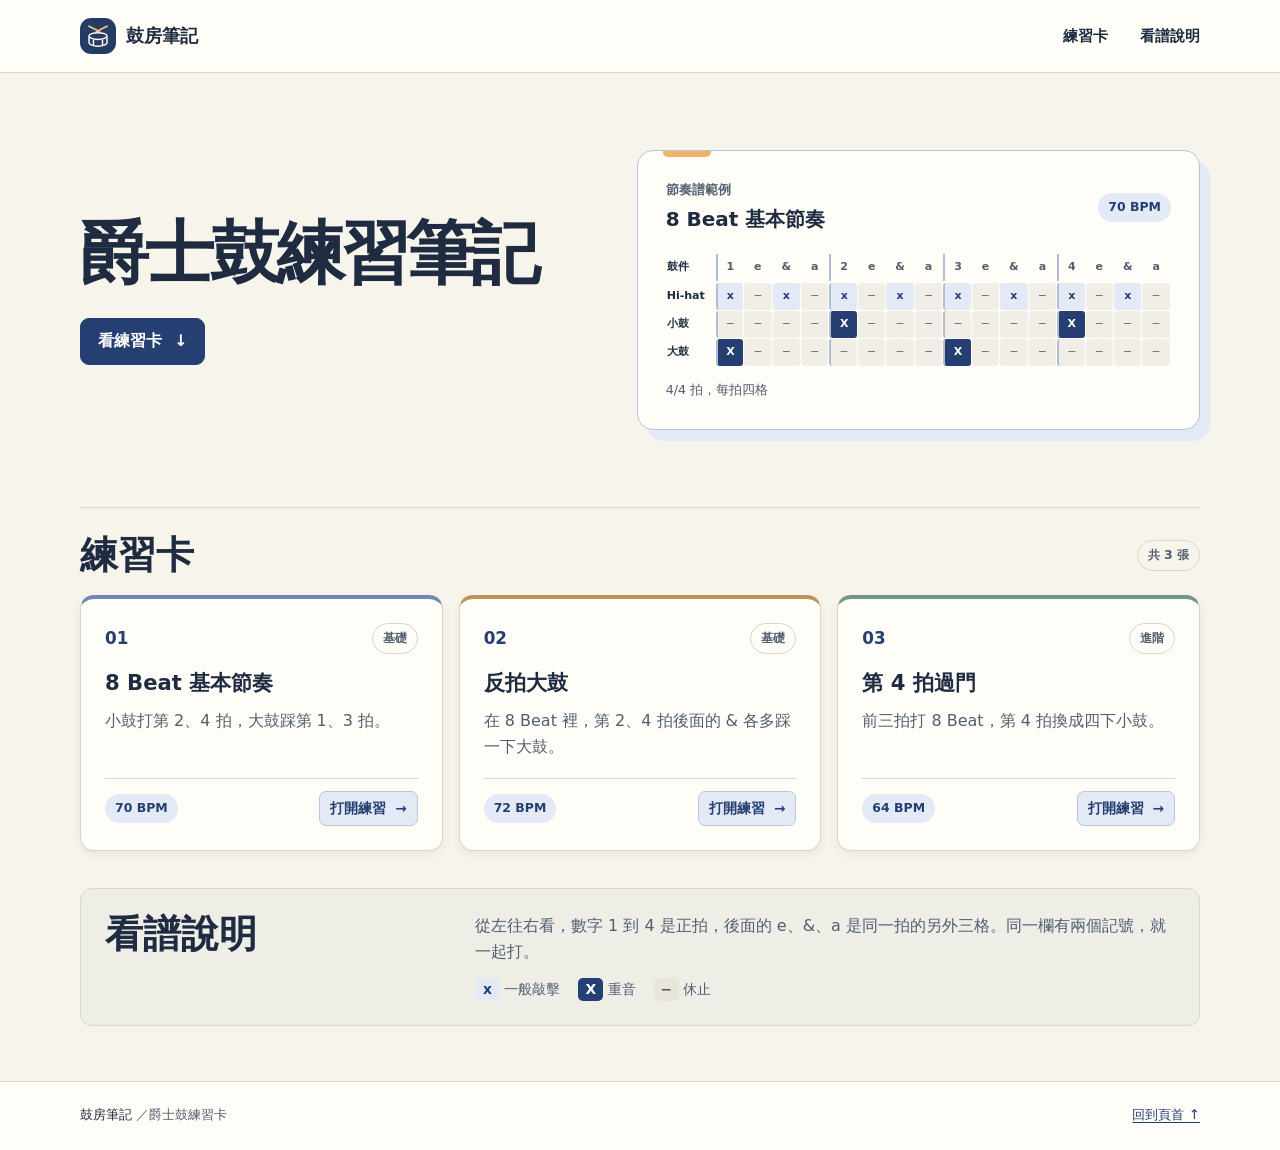
<file: docs/index.html>
<!doctype html>
<html lang="zh-Hant">
<head>
  <meta charset="utf-8">
  <meta name="viewport" content="width=device-width, initial-scale=1">
  <meta name="description" content="看爵士鼓節奏譜、試聽並調整練習速度。">
  <title>爵士鼓練習筆記 · 鼓房筆記</title>
  <link rel="stylesheet" href="./assets/site.css">
  <link rel="icon" href="./assets/drum.svg" type="image/svg+xml">
  
</head>
<body>
  <a class="skip" href="#main">跳到主要內容</a>
  <header class="site-header">
    <div class="wrap masthead">
      <a class="wordmark" href="./">
        <img src="./assets/drum.svg" width="36" height="36" alt="">
        <span>鼓房筆記</span>
      </a>
      <nav aria-label="主要導覽">
        <a href="./#cards">練習卡</a>
        <a href="./#notation">看譜說明</a>
      </nav>
    </div>
  </header>
  <main id="main" class="wrap">
    <section class="hero" aria-labelledby="hero-title">
  <div class="hero-copy">
    <h1 id="hero-title">爵士鼓練習筆記</h1>
    <a class="button" href="#cards">看練習卡 <span aria-hidden="true">↓</span></a>
  </div>
  <figure class="hero-sheet">
    <div class="sheet-head">
      <div><p class="meta-label">節奏譜範例</p><strong>8 Beat 基本節奏</strong></div>
      <span class="tempo-tag">70 BPM</span>
    </div>
    <div class="score-scroll compact" tabindex="0" role="region" aria-label="示範節奏譜"><table class="score"><caption class="sr-only">8 Beat 基本節奏的一小節節奏譜</caption><thead><tr><th scope="col">鼓件</th><th scope="col" data-step="0" class="count beat-start">1</th><th scope="col" data-step="1" class="count">e</th><th scope="col" data-step="2" class="count">&amp;</th><th scope="col" data-step="3" class="count">a</th><th scope="col" data-step="4" class="count beat-start">2</th><th scope="col" data-step="5" class="count">e</th><th scope="col" data-step="6" class="count">&amp;</th><th scope="col" data-step="7" class="count">a</th><th scope="col" data-step="8" class="count beat-start">3</th><th scope="col" data-step="9" class="count">e</th><th scope="col" data-step="10" class="count">&amp;</th><th scope="col" data-step="11" class="count">a</th><th scope="col" data-step="12" class="count beat-start">4</th><th scope="col" data-step="13" class="count">e</th><th scope="col" data-step="14" class="count">&amp;</th><th scope="col" data-step="15" class="count">a</th></tr></thead><tbody><tr data-instrument="hat"><th scope="row">Hi-hat</th><td class="hit beat-start" data-step="0" data-hit="x"><span aria-hidden="true">x</span><span class="sr-only">敲擊</span></td><td class="rest" data-step="1" data-hit="-"><span aria-hidden="true">−</span><span class="sr-only">休止</span></td><td class="hit" data-step="2" data-hit="x"><span aria-hidden="true">x</span><span class="sr-only">敲擊</span></td><td class="rest" data-step="3" data-hit="-"><span aria-hidden="true">−</span><span class="sr-only">休止</span></td><td class="hit beat-start" data-step="4" data-hit="x"><span aria-hidden="true">x</span><span class="sr-only">敲擊</span></td><td class="rest" data-step="5" data-hit="-"><span aria-hidden="true">−</span><span class="sr-only">休止</span></td><td class="hit" data-step="6" data-hit="x"><span aria-hidden="true">x</span><span class="sr-only">敲擊</span></td><td class="rest" data-step="7" data-hit="-"><span aria-hidden="true">−</span><span class="sr-only">休止</span></td><td class="hit beat-start" data-step="8" data-hit="x"><span aria-hidden="true">x</span><span class="sr-only">敲擊</span></td><td class="rest" data-step="9" data-hit="-"><span aria-hidden="true">−</span><span class="sr-only">休止</span></td><td class="hit" data-step="10" data-hit="x"><span aria-hidden="true">x</span><span class="sr-only">敲擊</span></td><td class="rest" data-step="11" data-hit="-"><span aria-hidden="true">−</span><span class="sr-only">休止</span></td><td class="hit beat-start" data-step="12" data-hit="x"><span aria-hidden="true">x</span><span class="sr-only">敲擊</span></td><td class="rest" data-step="13" data-hit="-"><span aria-hidden="true">−</span><span class="sr-only">休止</span></td><td class="hit" data-step="14" data-hit="x"><span aria-hidden="true">x</span><span class="sr-only">敲擊</span></td><td class="rest" data-step="15" data-hit="-"><span aria-hidden="true">−</span><span class="sr-only">休止</span></td></tr><tr data-instrument="snare"><th scope="row">小鼓</th><td class="rest beat-start" data-step="0" data-hit="-"><span aria-hidden="true">−</span><span class="sr-only">休止</span></td><td class="rest" data-step="1" data-hit="-"><span aria-hidden="true">−</span><span class="sr-only">休止</span></td><td class="rest" data-step="2" data-hit="-"><span aria-hidden="true">−</span><span class="sr-only">休止</span></td><td class="rest" data-step="3" data-hit="-"><span aria-hidden="true">−</span><span class="sr-only">休止</span></td><td class="accent beat-start" data-step="4" data-hit="X"><span aria-hidden="true">X</span><span class="sr-only">重音</span></td><td class="rest" data-step="5" data-hit="-"><span aria-hidden="true">−</span><span class="sr-only">休止</span></td><td class="rest" data-step="6" data-hit="-"><span aria-hidden="true">−</span><span class="sr-only">休止</span></td><td class="rest" data-step="7" data-hit="-"><span aria-hidden="true">−</span><span class="sr-only">休止</span></td><td class="rest beat-start" data-step="8" data-hit="-"><span aria-hidden="true">−</span><span class="sr-only">休止</span></td><td class="rest" data-step="9" data-hit="-"><span aria-hidden="true">−</span><span class="sr-only">休止</span></td><td class="rest" data-step="10" data-hit="-"><span aria-hidden="true">−</span><span class="sr-only">休止</span></td><td class="rest" data-step="11" data-hit="-"><span aria-hidden="true">−</span><span class="sr-only">休止</span></td><td class="accent beat-start" data-step="12" data-hit="X"><span aria-hidden="true">X</span><span class="sr-only">重音</span></td><td class="rest" data-step="13" data-hit="-"><span aria-hidden="true">−</span><span class="sr-only">休止</span></td><td class="rest" data-step="14" data-hit="-"><span aria-hidden="true">−</span><span class="sr-only">休止</span></td><td class="rest" data-step="15" data-hit="-"><span aria-hidden="true">−</span><span class="sr-only">休止</span></td></tr><tr data-instrument="kick"><th scope="row">大鼓</th><td class="accent beat-start" data-step="0" data-hit="X"><span aria-hidden="true">X</span><span class="sr-only">重音</span></td><td class="rest" data-step="1" data-hit="-"><span aria-hidden="true">−</span><span class="sr-only">休止</span></td><td class="rest" data-step="2" data-hit="-"><span aria-hidden="true">−</span><span class="sr-only">休止</span></td><td class="rest" data-step="3" data-hit="-"><span aria-hidden="true">−</span><span class="sr-only">休止</span></td><td class="rest beat-start" data-step="4" data-hit="-"><span aria-hidden="true">−</span><span class="sr-only">休止</span></td><td class="rest" data-step="5" data-hit="-"><span aria-hidden="true">−</span><span class="sr-only">休止</span></td><td class="rest" data-step="6" data-hit="-"><span aria-hidden="true">−</span><span class="sr-only">休止</span></td><td class="rest" data-step="7" data-hit="-"><span aria-hidden="true">−</span><span class="sr-only">休止</span></td><td class="accent beat-start" data-step="8" data-hit="X"><span aria-hidden="true">X</span><span class="sr-only">重音</span></td><td class="rest" data-step="9" data-hit="-"><span aria-hidden="true">−</span><span class="sr-only">休止</span></td><td class="rest" data-step="10" data-hit="-"><span aria-hidden="true">−</span><span class="sr-only">休止</span></td><td class="rest" data-step="11" data-hit="-"><span aria-hidden="true">−</span><span class="sr-only">休止</span></td><td class="rest beat-start" data-step="12" data-hit="-"><span aria-hidden="true">−</span><span class="sr-only">休止</span></td><td class="rest" data-step="13" data-hit="-"><span aria-hidden="true">−</span><span class="sr-only">休止</span></td><td class="rest" data-step="14" data-hit="-"><span aria-hidden="true">−</span><span class="sr-only">休止</span></td><td class="rest" data-step="15" data-hit="-"><span aria-hidden="true">−</span><span class="sr-only">休止</span></td></tr></tbody></table></div>
    <figcaption>4/4 拍，每拍四格</figcaption>
  </figure>
</section>
<section id="cards" class="catalog" aria-labelledby="cards-title">
  <div class="section-head">
    <h2 id="cards-title">練習卡</h2>
    <span class="count-label">共 3 張</span>
  </div>
  <div class="card-grid"><article class="practice-card">
  <a class="card-link" href="practice/eighth-note-groove/" aria-labelledby="card-title-eighth-note-groove">
    <div class="card-meta"><span class="card-number">01</span><span class="level">基礎</span></div>
    <h3 id="card-title-eighth-note-groove">8 Beat 基本節奏</h3>
    <p>小鼓打第 2、4 拍，大鼓踩第 1、3 拍。</p>
    <div class="card-bottom">
      <span class="tempo-tag">70 BPM</span>
      <span class="card-action" aria-hidden="true">打開練習 <span>→</span></span>
    </div>
  </a>
</article>
<article class="practice-card">
  <a class="card-link" href="practice/offbeat-kick/" aria-labelledby="card-title-offbeat-kick">
    <div class="card-meta"><span class="card-number">02</span><span class="level">基礎</span></div>
    <h3 id="card-title-offbeat-kick">反拍大鼓</h3>
    <p>在 8 Beat 裡，第 2、4 拍後面的 &amp; 各多踩一下大鼓。</p>
    <div class="card-bottom">
      <span class="tempo-tag">72 BPM</span>
      <span class="card-action" aria-hidden="true">打開練習 <span>→</span></span>
    </div>
  </a>
</article>
<article class="practice-card">
  <a class="card-link" href="practice/fourth-beat-fill/" aria-labelledby="card-title-fourth-beat-fill">
    <div class="card-meta"><span class="card-number">03</span><span class="level">進階</span></div>
    <h3 id="card-title-fourth-beat-fill">第 4 拍過門</h3>
    <p>前三拍打 8 Beat，第 4 拍換成四下小鼓。</p>
    <div class="card-bottom">
      <span class="tempo-tag">64 BPM</span>
      <span class="card-action" aria-hidden="true">打開練習 <span>→</span></span>
    </div>
  </a>
</article></div>
</section>
<section id="notation" class="notation" aria-labelledby="notation-title">
  <h2 id="notation-title">看譜說明</h2>
  <div>
    <p>從左往右看，數字 1 到 4 是正拍，後面的 e、&amp;、a 是同一拍的另外三格。同一欄有兩個記號，就一起打。</p>
    <ul class="legend">
      <li><b class="mark">x</b> 一般敲擊</li>
      <li><b class="mark accent-mark">X</b> 重音</li>
      <li><b class="mark quiet">−</b> 休止</li>
    </ul>
  </div>
</section>

  </main>
  <footer class="site-footer">
    <div class="wrap footer-inner">
      <span>鼓房筆記 <span class="muted">／爵士鼓練習卡</span></span>
      <a href="#main">回到頁首 ↑</a>
    </div>
  </footer>
</body>
</html>
</file>
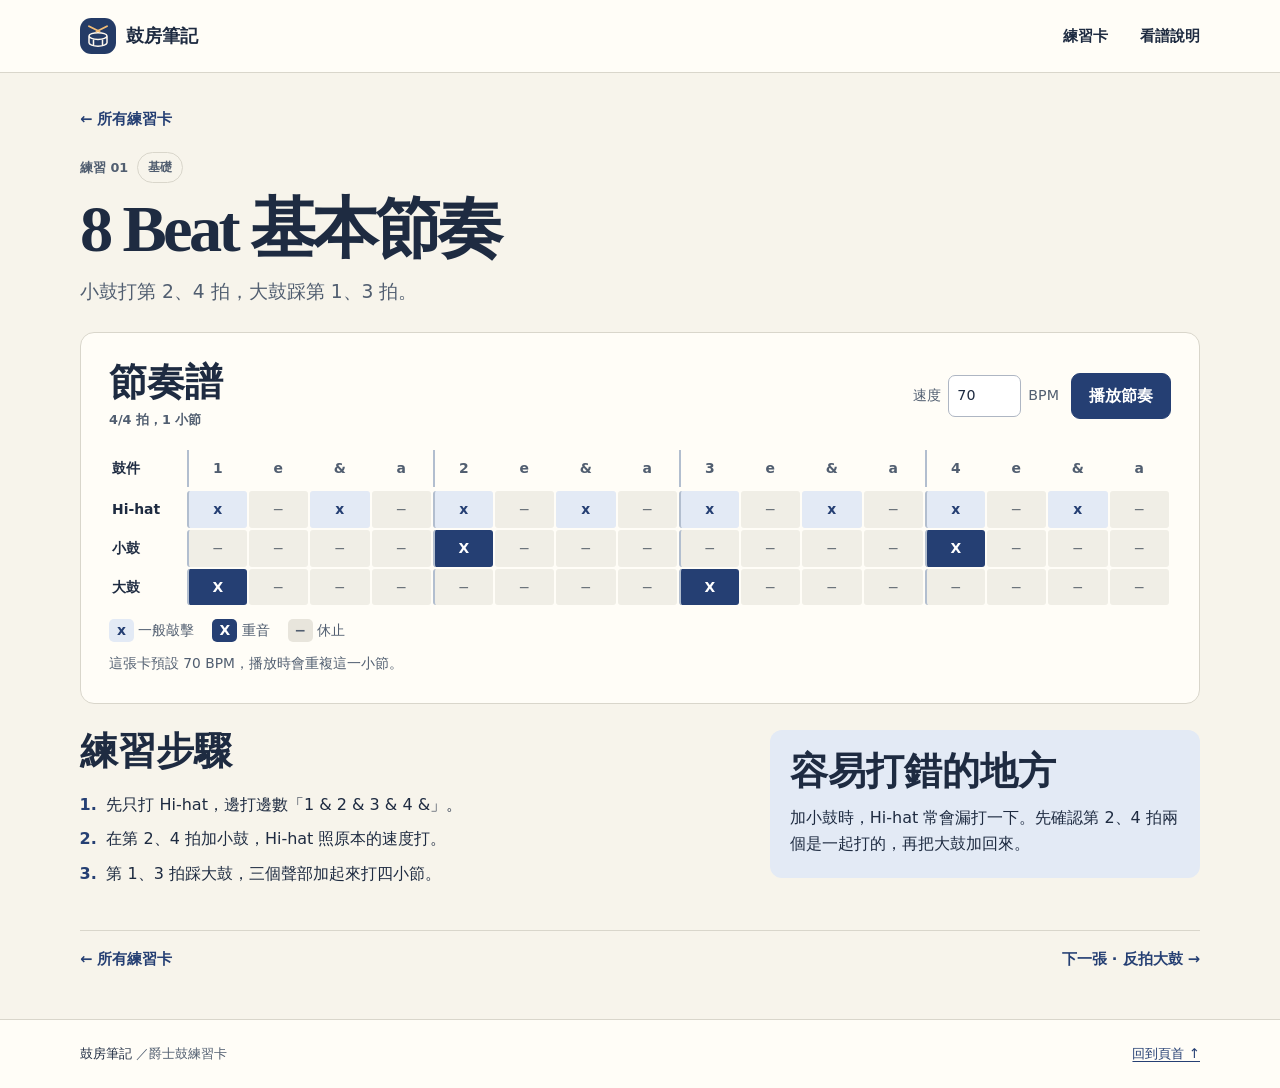
<file: docs/practice/eighth-note-groove/index.html>
<!doctype html>
<html lang="zh-Hant">
<head>
  <meta charset="utf-8">
  <meta name="viewport" content="width=device-width, initial-scale=1">
  <meta name="description" content="小鼓打第 2、4 拍，大鼓踩第 1、3 拍。">
  <title>8 Beat 基本節奏 · 鼓房筆記</title>
  <link rel="stylesheet" href="../../assets/site.css">
  <link rel="icon" href="../../assets/drum.svg" type="image/svg+xml">
  <script defer src="../../assets/player.js"></script>
</head>
<body>
  <a class="skip" href="#main">跳到主要內容</a>
  <header class="site-header">
    <div class="wrap masthead">
      <a class="wordmark" href="../../">
        <img src="../../assets/drum.svg" width="36" height="36" alt="">
        <span>鼓房筆記</span>
      </a>
      <nav aria-label="主要導覽">
        <a href="../../#cards">練習卡</a>
        <a href="../../#notation">看譜說明</a>
      </nav>
    </div>
  </header>
  <main id="main" class="wrap">
    <header class="practice-intro">
  <a class="back" href="../../#cards">← 所有練習卡</a>
  <p class="practice-meta"><span class="meta-label">練習 01</span><span class="level">基礎</span></p>
  <h1>8 Beat 基本節奏</h1>
  <p class="lead">小鼓打第 2、4 拍，大鼓踩第 1、3 拍。</p>
</header>
<section class="practice-panel" aria-labelledby="score-title">
  <div class="score-heading">
    <div><h2 id="score-title">節奏譜</h2><p class="meta-label">4/4 拍，1 小節</p></div>
    <div class="player-controls" data-player>
      <label class="tempo-control" for="tempo">速度 <input id="tempo" type="number" min="40" max="180" step="1" value="70" inputmode="numeric" required> BPM</label>
      <button class="button" type="button" id="play-pattern" aria-pressed="false">播放節奏</button>
    </div>
  </div>
  <div class="score-scroll" tabindex="0" role="region" aria-label="可水平捲動的節奏譜"><table class="score"><caption class="sr-only">8 Beat 基本節奏的一小節節奏譜</caption><thead><tr><th scope="col">鼓件</th><th scope="col" data-step="0" class="count beat-start">1</th><th scope="col" data-step="1" class="count">e</th><th scope="col" data-step="2" class="count">&amp;</th><th scope="col" data-step="3" class="count">a</th><th scope="col" data-step="4" class="count beat-start">2</th><th scope="col" data-step="5" class="count">e</th><th scope="col" data-step="6" class="count">&amp;</th><th scope="col" data-step="7" class="count">a</th><th scope="col" data-step="8" class="count beat-start">3</th><th scope="col" data-step="9" class="count">e</th><th scope="col" data-step="10" class="count">&amp;</th><th scope="col" data-step="11" class="count">a</th><th scope="col" data-step="12" class="count beat-start">4</th><th scope="col" data-step="13" class="count">e</th><th scope="col" data-step="14" class="count">&amp;</th><th scope="col" data-step="15" class="count">a</th></tr></thead><tbody><tr data-instrument="hat"><th scope="row">Hi-hat</th><td class="hit beat-start" data-step="0" data-hit="x"><span aria-hidden="true">x</span><span class="sr-only">敲擊</span></td><td class="rest" data-step="1" data-hit="-"><span aria-hidden="true">−</span><span class="sr-only">休止</span></td><td class="hit" data-step="2" data-hit="x"><span aria-hidden="true">x</span><span class="sr-only">敲擊</span></td><td class="rest" data-step="3" data-hit="-"><span aria-hidden="true">−</span><span class="sr-only">休止</span></td><td class="hit beat-start" data-step="4" data-hit="x"><span aria-hidden="true">x</span><span class="sr-only">敲擊</span></td><td class="rest" data-step="5" data-hit="-"><span aria-hidden="true">−</span><span class="sr-only">休止</span></td><td class="hit" data-step="6" data-hit="x"><span aria-hidden="true">x</span><span class="sr-only">敲擊</span></td><td class="rest" data-step="7" data-hit="-"><span aria-hidden="true">−</span><span class="sr-only">休止</span></td><td class="hit beat-start" data-step="8" data-hit="x"><span aria-hidden="true">x</span><span class="sr-only">敲擊</span></td><td class="rest" data-step="9" data-hit="-"><span aria-hidden="true">−</span><span class="sr-only">休止</span></td><td class="hit" data-step="10" data-hit="x"><span aria-hidden="true">x</span><span class="sr-only">敲擊</span></td><td class="rest" data-step="11" data-hit="-"><span aria-hidden="true">−</span><span class="sr-only">休止</span></td><td class="hit beat-start" data-step="12" data-hit="x"><span aria-hidden="true">x</span><span class="sr-only">敲擊</span></td><td class="rest" data-step="13" data-hit="-"><span aria-hidden="true">−</span><span class="sr-only">休止</span></td><td class="hit" data-step="14" data-hit="x"><span aria-hidden="true">x</span><span class="sr-only">敲擊</span></td><td class="rest" data-step="15" data-hit="-"><span aria-hidden="true">−</span><span class="sr-only">休止</span></td></tr><tr data-instrument="snare"><th scope="row">小鼓</th><td class="rest beat-start" data-step="0" data-hit="-"><span aria-hidden="true">−</span><span class="sr-only">休止</span></td><td class="rest" data-step="1" data-hit="-"><span aria-hidden="true">−</span><span class="sr-only">休止</span></td><td class="rest" data-step="2" data-hit="-"><span aria-hidden="true">−</span><span class="sr-only">休止</span></td><td class="rest" data-step="3" data-hit="-"><span aria-hidden="true">−</span><span class="sr-only">休止</span></td><td class="accent beat-start" data-step="4" data-hit="X"><span aria-hidden="true">X</span><span class="sr-only">重音</span></td><td class="rest" data-step="5" data-hit="-"><span aria-hidden="true">−</span><span class="sr-only">休止</span></td><td class="rest" data-step="6" data-hit="-"><span aria-hidden="true">−</span><span class="sr-only">休止</span></td><td class="rest" data-step="7" data-hit="-"><span aria-hidden="true">−</span><span class="sr-only">休止</span></td><td class="rest beat-start" data-step="8" data-hit="-"><span aria-hidden="true">−</span><span class="sr-only">休止</span></td><td class="rest" data-step="9" data-hit="-"><span aria-hidden="true">−</span><span class="sr-only">休止</span></td><td class="rest" data-step="10" data-hit="-"><span aria-hidden="true">−</span><span class="sr-only">休止</span></td><td class="rest" data-step="11" data-hit="-"><span aria-hidden="true">−</span><span class="sr-only">休止</span></td><td class="accent beat-start" data-step="12" data-hit="X"><span aria-hidden="true">X</span><span class="sr-only">重音</span></td><td class="rest" data-step="13" data-hit="-"><span aria-hidden="true">−</span><span class="sr-only">休止</span></td><td class="rest" data-step="14" data-hit="-"><span aria-hidden="true">−</span><span class="sr-only">休止</span></td><td class="rest" data-step="15" data-hit="-"><span aria-hidden="true">−</span><span class="sr-only">休止</span></td></tr><tr data-instrument="kick"><th scope="row">大鼓</th><td class="accent beat-start" data-step="0" data-hit="X"><span aria-hidden="true">X</span><span class="sr-only">重音</span></td><td class="rest" data-step="1" data-hit="-"><span aria-hidden="true">−</span><span class="sr-only">休止</span></td><td class="rest" data-step="2" data-hit="-"><span aria-hidden="true">−</span><span class="sr-only">休止</span></td><td class="rest" data-step="3" data-hit="-"><span aria-hidden="true">−</span><span class="sr-only">休止</span></td><td class="rest beat-start" data-step="4" data-hit="-"><span aria-hidden="true">−</span><span class="sr-only">休止</span></td><td class="rest" data-step="5" data-hit="-"><span aria-hidden="true">−</span><span class="sr-only">休止</span></td><td class="rest" data-step="6" data-hit="-"><span aria-hidden="true">−</span><span class="sr-only">休止</span></td><td class="rest" data-step="7" data-hit="-"><span aria-hidden="true">−</span><span class="sr-only">休止</span></td><td class="accent beat-start" data-step="8" data-hit="X"><span aria-hidden="true">X</span><span class="sr-only">重音</span></td><td class="rest" data-step="9" data-hit="-"><span aria-hidden="true">−</span><span class="sr-only">休止</span></td><td class="rest" data-step="10" data-hit="-"><span aria-hidden="true">−</span><span class="sr-only">休止</span></td><td class="rest" data-step="11" data-hit="-"><span aria-hidden="true">−</span><span class="sr-only">休止</span></td><td class="rest beat-start" data-step="12" data-hit="-"><span aria-hidden="true">−</span><span class="sr-only">休止</span></td><td class="rest" data-step="13" data-hit="-"><span aria-hidden="true">−</span><span class="sr-only">休止</span></td><td class="rest" data-step="14" data-hit="-"><span aria-hidden="true">−</span><span class="sr-only">休止</span></td><td class="rest" data-step="15" data-hit="-"><span aria-hidden="true">−</span><span class="sr-only">休止</span></td></tr></tbody></table></div>
  <ul class="legend"><li><b class="mark">x</b> 一般敲擊</li><li><b class="mark accent-mark">X</b> 重音</li><li><b class="mark quiet">−</b> 休止</li></ul>
  <p id="player-status" class="player-status" role="status">這張卡預設 70 BPM，播放時會重複這一小節。</p>
</section>
<div class="practice-body">
  <section class="steps" aria-labelledby="steps-title">
    <h2 id="steps-title">練習步驟</h2>
    <ol><li>先只打 Hi-hat，邊打邊數「1 &amp; 2 &amp; 3 &amp; 4 &amp;」。</li><li>在第 2、4 拍加小鼓，Hi-hat 照原本的速度打。</li><li>第 1、3 拍踩大鼓，三個聲部加起來打四小節。</li></ol>
  </section>
  <aside class="checkpoint" aria-labelledby="check-title">
    <h2 id="check-title">容易打錯的地方</h2>
    <p>加小鼓時，Hi-hat 常會漏打一下。先確認第 2、4 拍兩個是一起打的，再把大鼓加回來。</p>
  </aside>
</div>
<nav class="card-navigation" aria-label="練習卡導覽">
  <a class="back" href="../../#cards">← 所有練習卡</a>
  <a class="next" href="../offbeat-kick/">下一張 · 反拍大鼓 →</a>
</nav>

  </main>
  <footer class="site-footer">
    <div class="wrap footer-inner">
      <span>鼓房筆記 <span class="muted">／爵士鼓練習卡</span></span>
      <a href="#main">回到頁首 ↑</a>
    </div>
  </footer>
</body>
</html>
</file>
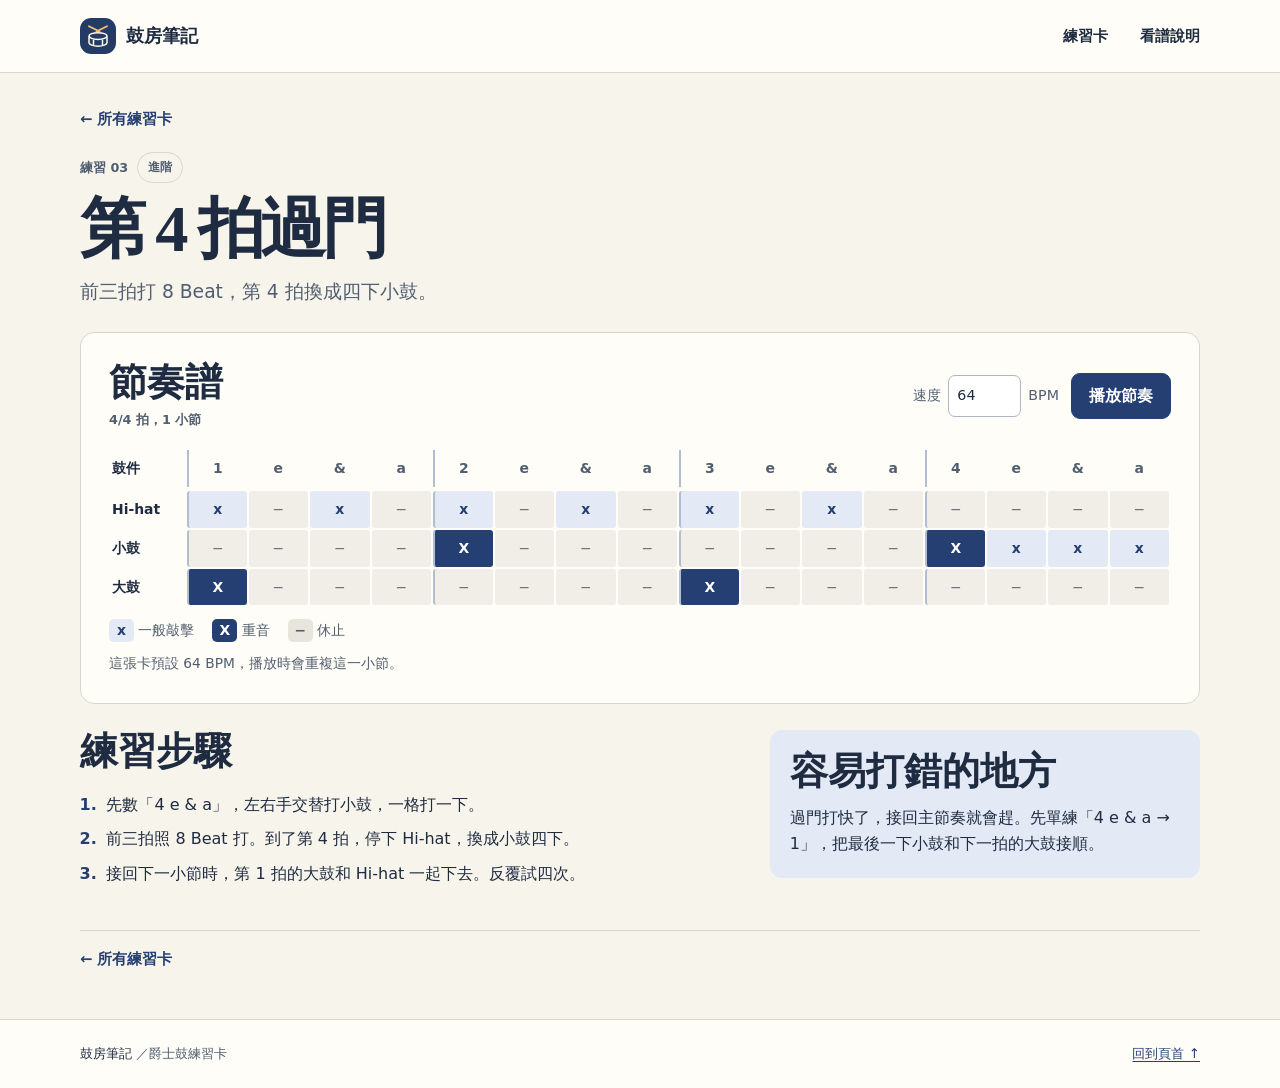
<file: docs/practice/fourth-beat-fill/index.html>
<!doctype html>
<html lang="zh-Hant">
<head>
  <meta charset="utf-8">
  <meta name="viewport" content="width=device-width, initial-scale=1">
  <meta name="description" content="前三拍打 8 Beat，第 4 拍換成四下小鼓。">
  <title>第 4 拍過門 · 鼓房筆記</title>
  <link rel="stylesheet" href="../../assets/site.css">
  <link rel="icon" href="../../assets/drum.svg" type="image/svg+xml">
  <script defer src="../../assets/player.js"></script>
</head>
<body>
  <a class="skip" href="#main">跳到主要內容</a>
  <header class="site-header">
    <div class="wrap masthead">
      <a class="wordmark" href="../../">
        <img src="../../assets/drum.svg" width="36" height="36" alt="">
        <span>鼓房筆記</span>
      </a>
      <nav aria-label="主要導覽">
        <a href="../../#cards">練習卡</a>
        <a href="../../#notation">看譜說明</a>
      </nav>
    </div>
  </header>
  <main id="main" class="wrap">
    <header class="practice-intro">
  <a class="back" href="../../#cards">← 所有練習卡</a>
  <p class="practice-meta"><span class="meta-label">練習 03</span><span class="level">進階</span></p>
  <h1>第 4 拍過門</h1>
  <p class="lead">前三拍打 8 Beat，第 4 拍換成四下小鼓。</p>
</header>
<section class="practice-panel" aria-labelledby="score-title">
  <div class="score-heading">
    <div><h2 id="score-title">節奏譜</h2><p class="meta-label">4/4 拍，1 小節</p></div>
    <div class="player-controls" data-player>
      <label class="tempo-control" for="tempo">速度 <input id="tempo" type="number" min="40" max="180" step="1" value="64" inputmode="numeric" required> BPM</label>
      <button class="button" type="button" id="play-pattern" aria-pressed="false">播放節奏</button>
    </div>
  </div>
  <div class="score-scroll" tabindex="0" role="region" aria-label="可水平捲動的節奏譜"><table class="score"><caption class="sr-only">第 4 拍過門的一小節節奏譜</caption><thead><tr><th scope="col">鼓件</th><th scope="col" data-step="0" class="count beat-start">1</th><th scope="col" data-step="1" class="count">e</th><th scope="col" data-step="2" class="count">&amp;</th><th scope="col" data-step="3" class="count">a</th><th scope="col" data-step="4" class="count beat-start">2</th><th scope="col" data-step="5" class="count">e</th><th scope="col" data-step="6" class="count">&amp;</th><th scope="col" data-step="7" class="count">a</th><th scope="col" data-step="8" class="count beat-start">3</th><th scope="col" data-step="9" class="count">e</th><th scope="col" data-step="10" class="count">&amp;</th><th scope="col" data-step="11" class="count">a</th><th scope="col" data-step="12" class="count beat-start">4</th><th scope="col" data-step="13" class="count">e</th><th scope="col" data-step="14" class="count">&amp;</th><th scope="col" data-step="15" class="count">a</th></tr></thead><tbody><tr data-instrument="hat"><th scope="row">Hi-hat</th><td class="hit beat-start" data-step="0" data-hit="x"><span aria-hidden="true">x</span><span class="sr-only">敲擊</span></td><td class="rest" data-step="1" data-hit="-"><span aria-hidden="true">−</span><span class="sr-only">休止</span></td><td class="hit" data-step="2" data-hit="x"><span aria-hidden="true">x</span><span class="sr-only">敲擊</span></td><td class="rest" data-step="3" data-hit="-"><span aria-hidden="true">−</span><span class="sr-only">休止</span></td><td class="hit beat-start" data-step="4" data-hit="x"><span aria-hidden="true">x</span><span class="sr-only">敲擊</span></td><td class="rest" data-step="5" data-hit="-"><span aria-hidden="true">−</span><span class="sr-only">休止</span></td><td class="hit" data-step="6" data-hit="x"><span aria-hidden="true">x</span><span class="sr-only">敲擊</span></td><td class="rest" data-step="7" data-hit="-"><span aria-hidden="true">−</span><span class="sr-only">休止</span></td><td class="hit beat-start" data-step="8" data-hit="x"><span aria-hidden="true">x</span><span class="sr-only">敲擊</span></td><td class="rest" data-step="9" data-hit="-"><span aria-hidden="true">−</span><span class="sr-only">休止</span></td><td class="hit" data-step="10" data-hit="x"><span aria-hidden="true">x</span><span class="sr-only">敲擊</span></td><td class="rest" data-step="11" data-hit="-"><span aria-hidden="true">−</span><span class="sr-only">休止</span></td><td class="rest beat-start" data-step="12" data-hit="-"><span aria-hidden="true">−</span><span class="sr-only">休止</span></td><td class="rest" data-step="13" data-hit="-"><span aria-hidden="true">−</span><span class="sr-only">休止</span></td><td class="rest" data-step="14" data-hit="-"><span aria-hidden="true">−</span><span class="sr-only">休止</span></td><td class="rest" data-step="15" data-hit="-"><span aria-hidden="true">−</span><span class="sr-only">休止</span></td></tr><tr data-instrument="snare"><th scope="row">小鼓</th><td class="rest beat-start" data-step="0" data-hit="-"><span aria-hidden="true">−</span><span class="sr-only">休止</span></td><td class="rest" data-step="1" data-hit="-"><span aria-hidden="true">−</span><span class="sr-only">休止</span></td><td class="rest" data-step="2" data-hit="-"><span aria-hidden="true">−</span><span class="sr-only">休止</span></td><td class="rest" data-step="3" data-hit="-"><span aria-hidden="true">−</span><span class="sr-only">休止</span></td><td class="accent beat-start" data-step="4" data-hit="X"><span aria-hidden="true">X</span><span class="sr-only">重音</span></td><td class="rest" data-step="5" data-hit="-"><span aria-hidden="true">−</span><span class="sr-only">休止</span></td><td class="rest" data-step="6" data-hit="-"><span aria-hidden="true">−</span><span class="sr-only">休止</span></td><td class="rest" data-step="7" data-hit="-"><span aria-hidden="true">−</span><span class="sr-only">休止</span></td><td class="rest beat-start" data-step="8" data-hit="-"><span aria-hidden="true">−</span><span class="sr-only">休止</span></td><td class="rest" data-step="9" data-hit="-"><span aria-hidden="true">−</span><span class="sr-only">休止</span></td><td class="rest" data-step="10" data-hit="-"><span aria-hidden="true">−</span><span class="sr-only">休止</span></td><td class="rest" data-step="11" data-hit="-"><span aria-hidden="true">−</span><span class="sr-only">休止</span></td><td class="accent beat-start" data-step="12" data-hit="X"><span aria-hidden="true">X</span><span class="sr-only">重音</span></td><td class="hit" data-step="13" data-hit="x"><span aria-hidden="true">x</span><span class="sr-only">敲擊</span></td><td class="hit" data-step="14" data-hit="x"><span aria-hidden="true">x</span><span class="sr-only">敲擊</span></td><td class="hit" data-step="15" data-hit="x"><span aria-hidden="true">x</span><span class="sr-only">敲擊</span></td></tr><tr data-instrument="kick"><th scope="row">大鼓</th><td class="accent beat-start" data-step="0" data-hit="X"><span aria-hidden="true">X</span><span class="sr-only">重音</span></td><td class="rest" data-step="1" data-hit="-"><span aria-hidden="true">−</span><span class="sr-only">休止</span></td><td class="rest" data-step="2" data-hit="-"><span aria-hidden="true">−</span><span class="sr-only">休止</span></td><td class="rest" data-step="3" data-hit="-"><span aria-hidden="true">−</span><span class="sr-only">休止</span></td><td class="rest beat-start" data-step="4" data-hit="-"><span aria-hidden="true">−</span><span class="sr-only">休止</span></td><td class="rest" data-step="5" data-hit="-"><span aria-hidden="true">−</span><span class="sr-only">休止</span></td><td class="rest" data-step="6" data-hit="-"><span aria-hidden="true">−</span><span class="sr-only">休止</span></td><td class="rest" data-step="7" data-hit="-"><span aria-hidden="true">−</span><span class="sr-only">休止</span></td><td class="accent beat-start" data-step="8" data-hit="X"><span aria-hidden="true">X</span><span class="sr-only">重音</span></td><td class="rest" data-step="9" data-hit="-"><span aria-hidden="true">−</span><span class="sr-only">休止</span></td><td class="rest" data-step="10" data-hit="-"><span aria-hidden="true">−</span><span class="sr-only">休止</span></td><td class="rest" data-step="11" data-hit="-"><span aria-hidden="true">−</span><span class="sr-only">休止</span></td><td class="rest beat-start" data-step="12" data-hit="-"><span aria-hidden="true">−</span><span class="sr-only">休止</span></td><td class="rest" data-step="13" data-hit="-"><span aria-hidden="true">−</span><span class="sr-only">休止</span></td><td class="rest" data-step="14" data-hit="-"><span aria-hidden="true">−</span><span class="sr-only">休止</span></td><td class="rest" data-step="15" data-hit="-"><span aria-hidden="true">−</span><span class="sr-only">休止</span></td></tr></tbody></table></div>
  <ul class="legend"><li><b class="mark">x</b> 一般敲擊</li><li><b class="mark accent-mark">X</b> 重音</li><li><b class="mark quiet">−</b> 休止</li></ul>
  <p id="player-status" class="player-status" role="status">這張卡預設 64 BPM，播放時會重複這一小節。</p>
</section>
<div class="practice-body">
  <section class="steps" aria-labelledby="steps-title">
    <h2 id="steps-title">練習步驟</h2>
    <ol><li>先數「4 e &amp; a」，左右手交替打小鼓，一格打一下。</li><li>前三拍照 8 Beat 打。到了第 4 拍，停下 Hi-hat，換成小鼓四下。</li><li>接回下一小節時，第 1 拍的大鼓和 Hi-hat 一起下去。反覆試四次。</li></ol>
  </section>
  <aside class="checkpoint" aria-labelledby="check-title">
    <h2 id="check-title">容易打錯的地方</h2>
    <p>過門打快了，接回主節奏就會趕。先單練「4 e &amp; a → 1」，把最後一下小鼓和下一拍的大鼓接順。</p>
  </aside>
</div>
<nav class="card-navigation" aria-label="練習卡導覽">
  <a class="back" href="../../#cards">← 所有練習卡</a>
  
</nav>

  </main>
  <footer class="site-footer">
    <div class="wrap footer-inner">
      <span>鼓房筆記 <span class="muted">／爵士鼓練習卡</span></span>
      <a href="#main">回到頁首 ↑</a>
    </div>
  </footer>
</body>
</html>
</file>
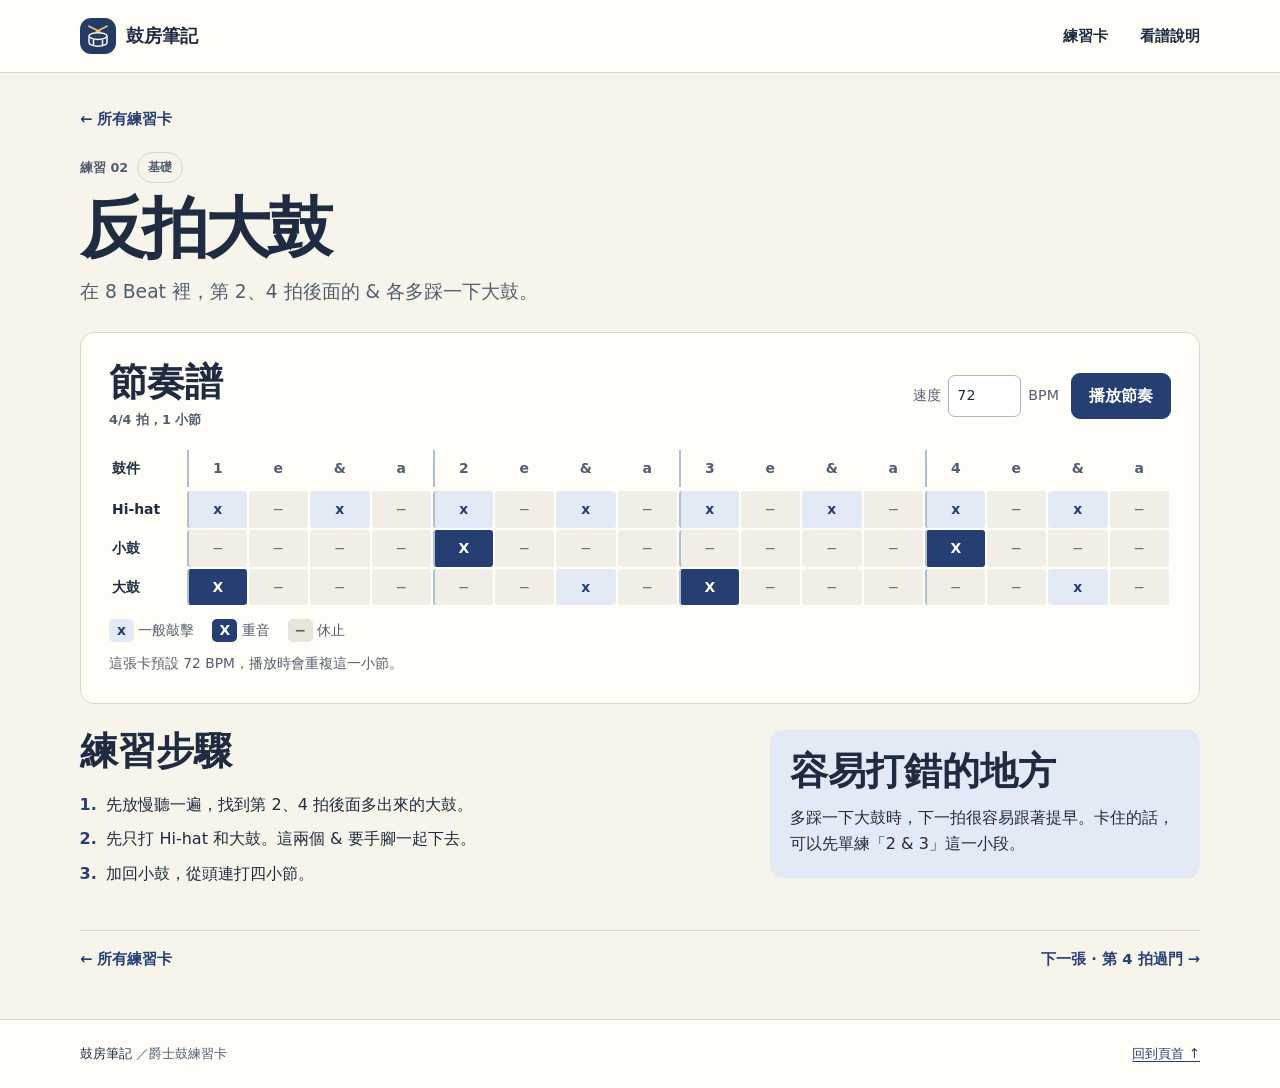
<file: docs/practice/offbeat-kick/index.html>
<!doctype html>
<html lang="zh-Hant">
<head>
  <meta charset="utf-8">
  <meta name="viewport" content="width=device-width, initial-scale=1">
  <meta name="description" content="在 8 Beat 裡，第 2、4 拍後面的 &amp; 各多踩一下大鼓。">
  <title>反拍大鼓 · 鼓房筆記</title>
  <link rel="stylesheet" href="../../assets/site.css">
  <link rel="icon" href="../../assets/drum.svg" type="image/svg+xml">
  <script defer src="../../assets/player.js"></script>
</head>
<body>
  <a class="skip" href="#main">跳到主要內容</a>
  <header class="site-header">
    <div class="wrap masthead">
      <a class="wordmark" href="../../">
        <img src="../../assets/drum.svg" width="36" height="36" alt="">
        <span>鼓房筆記</span>
      </a>
      <nav aria-label="主要導覽">
        <a href="../../#cards">練習卡</a>
        <a href="../../#notation">看譜說明</a>
      </nav>
    </div>
  </header>
  <main id="main" class="wrap">
    <header class="practice-intro">
  <a class="back" href="../../#cards">← 所有練習卡</a>
  <p class="practice-meta"><span class="meta-label">練習 02</span><span class="level">基礎</span></p>
  <h1>反拍大鼓</h1>
  <p class="lead">在 8 Beat 裡，第 2、4 拍後面的 &amp; 各多踩一下大鼓。</p>
</header>
<section class="practice-panel" aria-labelledby="score-title">
  <div class="score-heading">
    <div><h2 id="score-title">節奏譜</h2><p class="meta-label">4/4 拍，1 小節</p></div>
    <div class="player-controls" data-player>
      <label class="tempo-control" for="tempo">速度 <input id="tempo" type="number" min="40" max="180" step="1" value="72" inputmode="numeric" required> BPM</label>
      <button class="button" type="button" id="play-pattern" aria-pressed="false">播放節奏</button>
    </div>
  </div>
  <div class="score-scroll" tabindex="0" role="region" aria-label="可水平捲動的節奏譜"><table class="score"><caption class="sr-only">反拍大鼓的一小節節奏譜</caption><thead><tr><th scope="col">鼓件</th><th scope="col" data-step="0" class="count beat-start">1</th><th scope="col" data-step="1" class="count">e</th><th scope="col" data-step="2" class="count">&amp;</th><th scope="col" data-step="3" class="count">a</th><th scope="col" data-step="4" class="count beat-start">2</th><th scope="col" data-step="5" class="count">e</th><th scope="col" data-step="6" class="count">&amp;</th><th scope="col" data-step="7" class="count">a</th><th scope="col" data-step="8" class="count beat-start">3</th><th scope="col" data-step="9" class="count">e</th><th scope="col" data-step="10" class="count">&amp;</th><th scope="col" data-step="11" class="count">a</th><th scope="col" data-step="12" class="count beat-start">4</th><th scope="col" data-step="13" class="count">e</th><th scope="col" data-step="14" class="count">&amp;</th><th scope="col" data-step="15" class="count">a</th></tr></thead><tbody><tr data-instrument="hat"><th scope="row">Hi-hat</th><td class="hit beat-start" data-step="0" data-hit="x"><span aria-hidden="true">x</span><span class="sr-only">敲擊</span></td><td class="rest" data-step="1" data-hit="-"><span aria-hidden="true">−</span><span class="sr-only">休止</span></td><td class="hit" data-step="2" data-hit="x"><span aria-hidden="true">x</span><span class="sr-only">敲擊</span></td><td class="rest" data-step="3" data-hit="-"><span aria-hidden="true">−</span><span class="sr-only">休止</span></td><td class="hit beat-start" data-step="4" data-hit="x"><span aria-hidden="true">x</span><span class="sr-only">敲擊</span></td><td class="rest" data-step="5" data-hit="-"><span aria-hidden="true">−</span><span class="sr-only">休止</span></td><td class="hit" data-step="6" data-hit="x"><span aria-hidden="true">x</span><span class="sr-only">敲擊</span></td><td class="rest" data-step="7" data-hit="-"><span aria-hidden="true">−</span><span class="sr-only">休止</span></td><td class="hit beat-start" data-step="8" data-hit="x"><span aria-hidden="true">x</span><span class="sr-only">敲擊</span></td><td class="rest" data-step="9" data-hit="-"><span aria-hidden="true">−</span><span class="sr-only">休止</span></td><td class="hit" data-step="10" data-hit="x"><span aria-hidden="true">x</span><span class="sr-only">敲擊</span></td><td class="rest" data-step="11" data-hit="-"><span aria-hidden="true">−</span><span class="sr-only">休止</span></td><td class="hit beat-start" data-step="12" data-hit="x"><span aria-hidden="true">x</span><span class="sr-only">敲擊</span></td><td class="rest" data-step="13" data-hit="-"><span aria-hidden="true">−</span><span class="sr-only">休止</span></td><td class="hit" data-step="14" data-hit="x"><span aria-hidden="true">x</span><span class="sr-only">敲擊</span></td><td class="rest" data-step="15" data-hit="-"><span aria-hidden="true">−</span><span class="sr-only">休止</span></td></tr><tr data-instrument="snare"><th scope="row">小鼓</th><td class="rest beat-start" data-step="0" data-hit="-"><span aria-hidden="true">−</span><span class="sr-only">休止</span></td><td class="rest" data-step="1" data-hit="-"><span aria-hidden="true">−</span><span class="sr-only">休止</span></td><td class="rest" data-step="2" data-hit="-"><span aria-hidden="true">−</span><span class="sr-only">休止</span></td><td class="rest" data-step="3" data-hit="-"><span aria-hidden="true">−</span><span class="sr-only">休止</span></td><td class="accent beat-start" data-step="4" data-hit="X"><span aria-hidden="true">X</span><span class="sr-only">重音</span></td><td class="rest" data-step="5" data-hit="-"><span aria-hidden="true">−</span><span class="sr-only">休止</span></td><td class="rest" data-step="6" data-hit="-"><span aria-hidden="true">−</span><span class="sr-only">休止</span></td><td class="rest" data-step="7" data-hit="-"><span aria-hidden="true">−</span><span class="sr-only">休止</span></td><td class="rest beat-start" data-step="8" data-hit="-"><span aria-hidden="true">−</span><span class="sr-only">休止</span></td><td class="rest" data-step="9" data-hit="-"><span aria-hidden="true">−</span><span class="sr-only">休止</span></td><td class="rest" data-step="10" data-hit="-"><span aria-hidden="true">−</span><span class="sr-only">休止</span></td><td class="rest" data-step="11" data-hit="-"><span aria-hidden="true">−</span><span class="sr-only">休止</span></td><td class="accent beat-start" data-step="12" data-hit="X"><span aria-hidden="true">X</span><span class="sr-only">重音</span></td><td class="rest" data-step="13" data-hit="-"><span aria-hidden="true">−</span><span class="sr-only">休止</span></td><td class="rest" data-step="14" data-hit="-"><span aria-hidden="true">−</span><span class="sr-only">休止</span></td><td class="rest" data-step="15" data-hit="-"><span aria-hidden="true">−</span><span class="sr-only">休止</span></td></tr><tr data-instrument="kick"><th scope="row">大鼓</th><td class="accent beat-start" data-step="0" data-hit="X"><span aria-hidden="true">X</span><span class="sr-only">重音</span></td><td class="rest" data-step="1" data-hit="-"><span aria-hidden="true">−</span><span class="sr-only">休止</span></td><td class="rest" data-step="2" data-hit="-"><span aria-hidden="true">−</span><span class="sr-only">休止</span></td><td class="rest" data-step="3" data-hit="-"><span aria-hidden="true">−</span><span class="sr-only">休止</span></td><td class="rest beat-start" data-step="4" data-hit="-"><span aria-hidden="true">−</span><span class="sr-only">休止</span></td><td class="rest" data-step="5" data-hit="-"><span aria-hidden="true">−</span><span class="sr-only">休止</span></td><td class="hit" data-step="6" data-hit="x"><span aria-hidden="true">x</span><span class="sr-only">敲擊</span></td><td class="rest" data-step="7" data-hit="-"><span aria-hidden="true">−</span><span class="sr-only">休止</span></td><td class="accent beat-start" data-step="8" data-hit="X"><span aria-hidden="true">X</span><span class="sr-only">重音</span></td><td class="rest" data-step="9" data-hit="-"><span aria-hidden="true">−</span><span class="sr-only">休止</span></td><td class="rest" data-step="10" data-hit="-"><span aria-hidden="true">−</span><span class="sr-only">休止</span></td><td class="rest" data-step="11" data-hit="-"><span aria-hidden="true">−</span><span class="sr-only">休止</span></td><td class="rest beat-start" data-step="12" data-hit="-"><span aria-hidden="true">−</span><span class="sr-only">休止</span></td><td class="rest" data-step="13" data-hit="-"><span aria-hidden="true">−</span><span class="sr-only">休止</span></td><td class="hit" data-step="14" data-hit="x"><span aria-hidden="true">x</span><span class="sr-only">敲擊</span></td><td class="rest" data-step="15" data-hit="-"><span aria-hidden="true">−</span><span class="sr-only">休止</span></td></tr></tbody></table></div>
  <ul class="legend"><li><b class="mark">x</b> 一般敲擊</li><li><b class="mark accent-mark">X</b> 重音</li><li><b class="mark quiet">−</b> 休止</li></ul>
  <p id="player-status" class="player-status" role="status">這張卡預設 72 BPM，播放時會重複這一小節。</p>
</section>
<div class="practice-body">
  <section class="steps" aria-labelledby="steps-title">
    <h2 id="steps-title">練習步驟</h2>
    <ol><li>先放慢聽一遍，找到第 2、4 拍後面多出來的大鼓。</li><li>先只打 Hi-hat 和大鼓。這兩個 &amp; 要手腳一起下去。</li><li>加回小鼓，從頭連打四小節。</li></ol>
  </section>
  <aside class="checkpoint" aria-labelledby="check-title">
    <h2 id="check-title">容易打錯的地方</h2>
    <p>多踩一下大鼓時，下一拍很容易跟著提早。卡住的話，可以先單練「2 &amp; 3」這一小段。</p>
  </aside>
</div>
<nav class="card-navigation" aria-label="練習卡導覽">
  <a class="back" href="../../#cards">← 所有練習卡</a>
  <a class="next" href="../fourth-beat-fill/">下一張 · 第 4 拍過門 →</a>
</nav>

  </main>
  <footer class="site-footer">
    <div class="wrap footer-inner">
      <span>鼓房筆記 <span class="muted">／爵士鼓練習卡</span></span>
      <a href="#main">回到頁首 ↑</a>
    </div>
  </footer>
</body>
</html>
</file>
<file: docs/assets/site.css>
:root {
  color-scheme: light;
  --paper: #f7f4eb;
  --ink: #1e2b41;
  --muted: #515e70;
  --card: #fffdf7;
  --accent: #253f73;
  --line: #d9d6cb;
  --blue-soft: #e3eaf5;
  --sun: #efb465;
  --sans: system-ui, -apple-system, BlinkMacSystemFont, "Noto Sans CJK TC", "Microsoft JhengHei", sans-serif;
  --serif: "Noto Serif CJK TC", "Songti TC", "PMingLiU", serif;
}

*, *::before, *::after { box-sizing: border-box; }
html { scroll-behavior: smooth; }
body { margin: 0; background: var(--paper); color: var(--ink); font-family: var(--sans); line-height: 1.65; }
a { color: var(--accent); text-underline-offset: .22em; }
a:hover { color: #162846; }
button, input { font: inherit; }
:focus-visible { outline: 3px solid #3e65a3; outline-offset: 4px; }
h1, h2, h3, p, figure { margin: 0; }
h1, h2 { line-height: 1.16; }
h1 { font-family: var(--serif); letter-spacing: -.055em; }
h2 { font-size: clamp(1.5rem, 3.6vw, 2.35rem); }

.wrap { width: min(1120px, calc(100% - 72px)); margin-inline: auto; }
.site-header { border-bottom: 1px solid var(--line); background: var(--card); }
.masthead { min-height: 72px; display: flex; align-items: center; justify-content: space-between; gap: 20px; }
.wordmark { display: inline-flex; align-items: center; gap: 10px; font-weight: 800; font-size: 1.14rem; text-decoration: none; color: var(--ink); }
.masthead nav { display: flex; flex-wrap: wrap; align-items: center; gap: clamp(12px, 3vw, 32px); }
.masthead nav a { color: var(--ink); font-size: .92rem; font-weight: 650; text-decoration: none; }
.masthead nav a:hover, .back:hover, .next:hover { text-decoration: underline; }
.skip { position: absolute; inset: 12px auto auto 12px; transform: translateY(-180%); padding: 10px; z-index: 2; background: var(--card); }
.skip:focus { transform: none; }
.sr-only { position: absolute; width: 1px; height: 1px; padding: 0; margin: -1px; overflow: hidden; clip-path: inset(50%); white-space: nowrap; }

.hero { display: grid; grid-template-columns: minmax(0, .92fr) minmax(0, 1.08fr); align-items: center; gap: clamp(28px, 6vw, 78px); padding-block: clamp(45px, 6vw, 80px); }
.meta-label { color: var(--muted); font-size: .8rem; font-weight: 650; }
.hero h1 { font-size: clamp(2.7rem, 5.45vw, 4.3rem); margin-bottom: 16px; }
.lead { color: var(--muted); font-size: clamp(1rem, 1.9vw, 1.17rem); max-width: 36rem; }
.button { min-height: 44px; display: inline-flex; align-items: center; justify-content: center; gap: 12px; background: var(--accent); color: #fff; border: 1px solid var(--accent); border-radius: 9px; padding: 9px 17px; font-weight: 700; text-decoration: none; cursor: pointer; }
.button:hover { background: #192f59; color: #fff; }
.button:disabled { opacity: .68; cursor: wait; }
.hero .button { margin-top: 8px; }
.hero-sheet { position: relative; min-width: 0; background: var(--card); border: 1px solid #b8c4d8; border-radius: 16px; padding: clamp(15px, 3vw, 28px); box-shadow: 10px 11px 0 var(--blue-soft); }
.hero-sheet::before { content: ""; display: block; position: absolute; width: 48px; height: 6px; border-radius: 0 0 5px 5px; background: var(--sun); top: 0; left: 25px; }
.sheet-head, .section-head, .score-heading, .footer-inner { display: flex; align-items: center; justify-content: space-between; gap: 16px; }
.sheet-head strong { display: block; margin-top: 3px; font-size: 1.25rem; }
.hero-sheet figcaption { margin-top: 13px; font-size: .79rem; color: var(--muted); }
.tempo-tag, .count-label, .level { display: inline-block; width: fit-content; white-space: nowrap; font-size: .78rem; font-weight: 750; border-radius: 999px; padding: 4px 10px; }
.tempo-tag { background: var(--blue-soft); color: var(--accent); font-variant-numeric: tabular-nums; }
.count-label, .level { border: 1px solid var(--line); color: var(--muted); }

.catalog { scroll-margin-top: 24px; }
.section-head { border-top: 1px solid var(--line); padding: 26px 0 18px; }
.card-grid { display: grid; grid-template-columns: repeat(3, minmax(0, 1fr)); gap: 16px; }
.practice-card { min-width: 0; display: flex; --card-edge: #7186b0; }
.practice-card:nth-child(3n+2) { --card-edge: #bf925a; }
.practice-card:nth-child(3n) { --card-edge: #71968d; }
.card-link {
  display: flex;
  flex: 1;
  min-width: 0;
  flex-direction: column;
  padding: clamp(16px, 2.5vw, 24px);
  border: 1px solid var(--line);
  border-top: 4px solid var(--card-edge);
  border-radius: 14px;
  background: var(--card);
  color: var(--ink);
  box-shadow: 0 3px 9px rgb(30 43 65 / 7%);
  text-decoration: none;
  transition: transform 170ms ease-out, box-shadow 170ms ease-out, border-color 170ms ease-out;
}
.card-link:focus-visible { border-color: var(--card-edge); box-shadow: 0 5px 15px rgb(30 43 65 / 15%); }
.card-meta, .card-bottom { display: flex; align-items: center; justify-content: space-between; gap: 10px; }
.card-number { color: var(--accent); font-weight: 800; font-size: 1.05rem; font-variant-numeric: tabular-nums; }
.practice-card h3 { margin-top: 12px; font-size: 1.32rem; }
.practice-card p { margin-top: 7px; margin-bottom: 18px; color: var(--muted); }
.card-bottom { margin-top: auto; padding-top: 12px; border-top: 1px solid var(--line); flex-wrap: wrap; }
.card-action {
  display: inline-flex;
  align-items: center;
  gap: 9px;
  padding: 5px 10px;
  border: 1px solid #b8c5db;
  border-radius: 7px;
  background: var(--blue-soft);
  color: var(--accent);
  font-size: .85rem;
  font-weight: 750;
}
@media (hover: hover) and (pointer: fine) {
  .card-link:hover {
    transform: translateY(-5px);
    border-color: var(--card-edge);
    box-shadow: 0 11px 22px rgb(30 43 65 / 14%);
  }
  .card-link:hover .card-action { background: var(--accent); color: #fff; border-color: var(--accent); }
}
.notation { display: grid; grid-template-columns: minmax(155px, .5fr) 1fr; gap: 20px; margin: 37px 0 55px; padding: 24px; border: 1px solid var(--line); border-radius: 12px; background: #eeeee7; scroll-margin-top: 24px; }
.notation p { color: var(--muted); }
.legend { display: flex; flex-wrap: wrap; gap: 12px 18px; list-style: none; margin: 12px 0 0; padding: 0; color: var(--muted); font-size: .87rem; }
.mark { min-width: 25px; display: inline-grid; place-items: center; border-radius: 5px; padding: 0 4px; background: var(--blue-soft); color: var(--accent); }
.accent-mark { background: var(--accent); color: #fff; }
.mark.quiet { background: #e8e5dc; color: var(--muted); }

.practice-intro { padding: 33px 0 24px; }
.back, .next { text-decoration: none; font-weight: 700; font-size: .92rem; }
.practice-meta { display: flex; align-items: center; gap: 9px; margin-top: 20px; }
.practice-intro h1 { margin: 7px 0 10px; font-size: clamp(2.25rem, 6vw, 4.15rem); }
.practice-panel { background: var(--card); border: 1px solid var(--line); border-radius: 14px; padding: clamp(15px, 3vw, 28px); }
.score-heading { flex-wrap: wrap; }
.score-heading .meta-label { margin-top: 5px; }
.player-controls { display: flex; flex-wrap: wrap; align-items: center; gap: 12px; }
.tempo-control { display: flex; align-items: center; gap: 7px; color: var(--muted); font-size: .89rem; }
.tempo-control input { width: 73px; min-height: 42px; padding: 6px 8px; border-radius: 7px; border: 1px solid #aeb6c3; background: #fff; color: var(--ink); }
.score-scroll { position: relative; overflow-x: auto; max-width: 100%; margin-top: 17px; border-radius: 7px; }
.score { border-collapse: separate; border-spacing: 2px; width: 100%; min-width: 630px; table-layout: fixed; font-size: .87rem; text-align: center; font-variant-numeric: tabular-nums; }
.score th:first-child { width: 74px; text-align: left; white-space: nowrap; }
.score th, .score td { padding: 7px 1px; height: 35px; }
.score th { font-weight: 700; }
.score .count { color: var(--muted); }
.score .beat-start { border-left: 2px solid #b2becf; }
.score td { background: #f0eee6; color: #666e77; border-radius: 3px; }
.score .hit { background: var(--blue-soft); color: var(--accent); font-weight: 800; }
.score .accent { background: var(--accent); color: #fff; font-weight: 800; }
.score .is-current { outline: 2px solid #a95715; outline-offset: -2px; background-color: #ffedcd; color: #562e12; }
.compact .score { min-width: 340px; font-size: .69rem; border-spacing: 1px; }
.compact .score th:first-child { width: 48px; }
.compact .score th, .compact .score td { height: 27px; padding: 3px 0; }
.player-status { color: var(--muted); margin-top: 10px; font-size: .86rem; }
.practice-body { display: grid; grid-template-columns: 1.55fr 1fr; gap: 23px; margin-top: 26px; }
.steps ol { padding-left: 1.4em; margin: 14px 0; }
.steps li { padding: 4px 0 4px 4px; }
.steps li::marker { font-weight: 800; color: var(--accent); }
.checkpoint { background: var(--blue-soft); border-radius: 12px; padding: 20px; align-self: start; }
.checkpoint p:last-child { margin-top: 11px; }
.card-navigation { display: flex; justify-content: space-between; flex-wrap: wrap; gap: 14px; margin: 25px 0 48px; padding-top: 16px; border-top: 1px solid var(--line); }
.site-footer { border-top: 1px solid var(--line); background: var(--card); }
.footer-inner { min-height: 68px; flex-wrap: wrap; padding-block: 12px; font-size: .84rem; }
.muted { color: var(--muted); }

@media (max-width: 820px) {
  .hero { grid-template-columns: 1fr; gap: 26px; padding: 45px 0 42px; }
  .hero-sheet { max-width: 590px; }
  .card-grid { grid-template-columns: repeat(2, minmax(0, 1fr)); }
}
@media (max-width: 560px) {
  .wrap { width: calc(100% - 32px); }
  .masthead { min-height: 62px; gap: 11px; }
  .wordmark { gap: 7px; font-size: 1rem; }
  .wordmark img { width: 29px; height: 29px; }
  .masthead nav a { font-size: .82rem; }
  .hero h1 { font-size: clamp(2.6rem, 12vw, 4.1rem); }
  .hero-sheet { box-shadow: 5px 6px 0 var(--blue-soft); }
  .card-grid, .notation, .practice-body { grid-template-columns: 1fr; }
  .notation { gap: 10px; margin-bottom: 38px; padding: 16px; }
  .practice-body { gap: 12px; }
  .sheet-head { gap: 8px; }
}
@media (prefers-reduced-motion: reduce) {
  html { scroll-behavior: auto; }
  .card-link { transition: none; }
  .card-link:hover { transform: none; }
}
</file>
